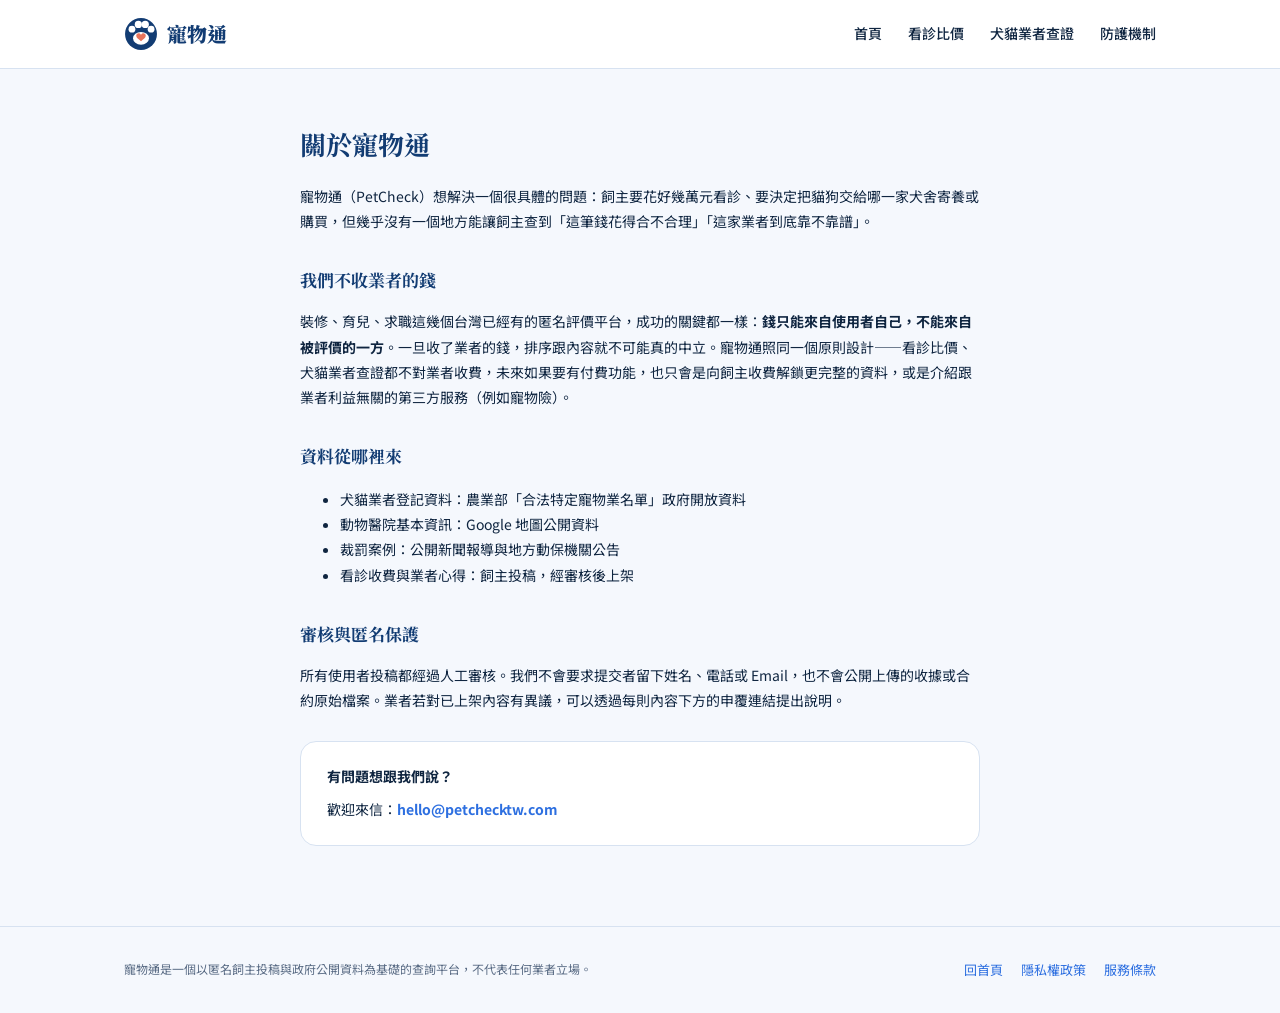
<file: about.html>
<!DOCTYPE html>
<html lang="zh-Hant">
<head>
<meta charset="UTF-8">
<meta name="viewport" content="width=device-width, initial-scale=1">
<title>關於寵物通｜寵物通</title>
<link rel="icon" href="logo.svg">
<meta name="description" content="寵物通為什麼不收業者的錢？創辦初衷與運作方式說明。">
<meta property="og:type" content="website">
<meta property="og:title" content="關於寵物通｜寵物通">
<meta property="og:description" content="寵物通為什麼不收業者的錢？創辦初衷與運作方式說明。">
<meta property="og:url" content="https://petchecktw.com/about.html">
<meta property="og:image" content="https://petchecktw.com/og-image.png">
<meta property="og:locale" content="zh_TW">
<meta name="twitter:card" content="summary_large_image">
<link rel="canonical" href="https://petchecktw.com/about.html">
<link rel="stylesheet" href="style.css">
<style>
.legal{max-width:680px; margin:0 auto; padding:36px 0 60px;}
.legal h1{font-family:var(--font-display); color:var(--blue-deep); font-size:26px;}
.legal h2{font-family:var(--font-display); color:var(--blue-deep); font-size:17px; margin-top:32px;}
.legal p, .legal li{font-size:14px; line-height:1.8; color:var(--ink);}
.contact-box{background:var(--white); border:1px solid var(--line); border-radius:16px; padding:22px 26px; margin-top:28px;}
.contact-box a{font-weight:700;}
</style>
</head>
<body>

<header class="site-header">
  <div class="wrap">
    <div class="brand"><img src="logo.svg" alt="" class="mark">寵物通</div>
    <nav class="main-nav">
      <a href="index.html">首頁</a>
      <a href="vet-price.html">看診比價</a>
      <a href="cattery.html">犬貓業者查證</a>
      <a href="index.html#trust">防護機制</a>
    </nav>
  </div>
</header>

<div class="wrap legal">
  <h1>關於寵物通</h1>

  <p>寵物通（PetCheck）想解決一個很具體的問題：飼主要花好幾萬元看診、要決定把貓狗交給哪一家犬舍寄養或購買，但幾乎沒有一個地方能讓飼主查到「這筆錢花得合不合理」「這家業者到底靠不靠譜」。</p>

  <h2>我們不收業者的錢</h2>
  <p>裝修、育兒、求職這幾個台灣已經有的匿名評價平台，成功的關鍵都一樣：<strong>錢只能來自使用者自己，不能來自被評價的一方</strong>。一旦收了業者的錢，排序跟內容就不可能真的中立。寵物通照同一個原則設計——看診比價、犬貓業者查證都不對業者收費，未來如果要有付費功能，也只會是向飼主收費解鎖更完整的資料，或是介紹跟業者利益無關的第三方服務（例如寵物險）。</p>

  <h2>資料從哪裡來</h2>
  <ul>
    <li>犬貓業者登記資料：農業部「合法特定寵物業名單」政府開放資料</li>
    <li>動物醫院基本資訊：Google 地圖公開資料</li>
    <li>裁罰案例：公開新聞報導與地方動保機關公告</li>
    <li>看診收費與業者心得：飼主投稿，經審核後上架</li>
  </ul>

  <h2>審核與匿名保護</h2>
  <p>所有使用者投稿都經過人工審核。我們不會要求提交者留下姓名、電話或 Email，也不會公開上傳的收據或合約原始檔案。業者若對已上架內容有異議，可以透過每則內容下方的申覆連結提出說明。</p>

  <div class="contact-box">
    <p style="margin:0 0 8px; font-weight:700;">有問題想跟我們說？</p>
    <p style="margin:0;">歡迎來信：<a href="mailto:hello@petchecktw.com">hello@petchecktw.com</a></p>
  </div>
</div>

<footer>
  <div class="wrap">
    <p>寵物通是一個以匿名飼主投稿與政府公開資料為基礎的查詢平台，不代表任何業者立場。</p>
    <div class="flinks">
      <a href="index.html">回首頁</a>
      <a href="privacy.html">隱私權政策</a>
      <a href="terms.html">服務條款</a>
    </div>
  </div>
</footer>

</body>
</html>
</file>
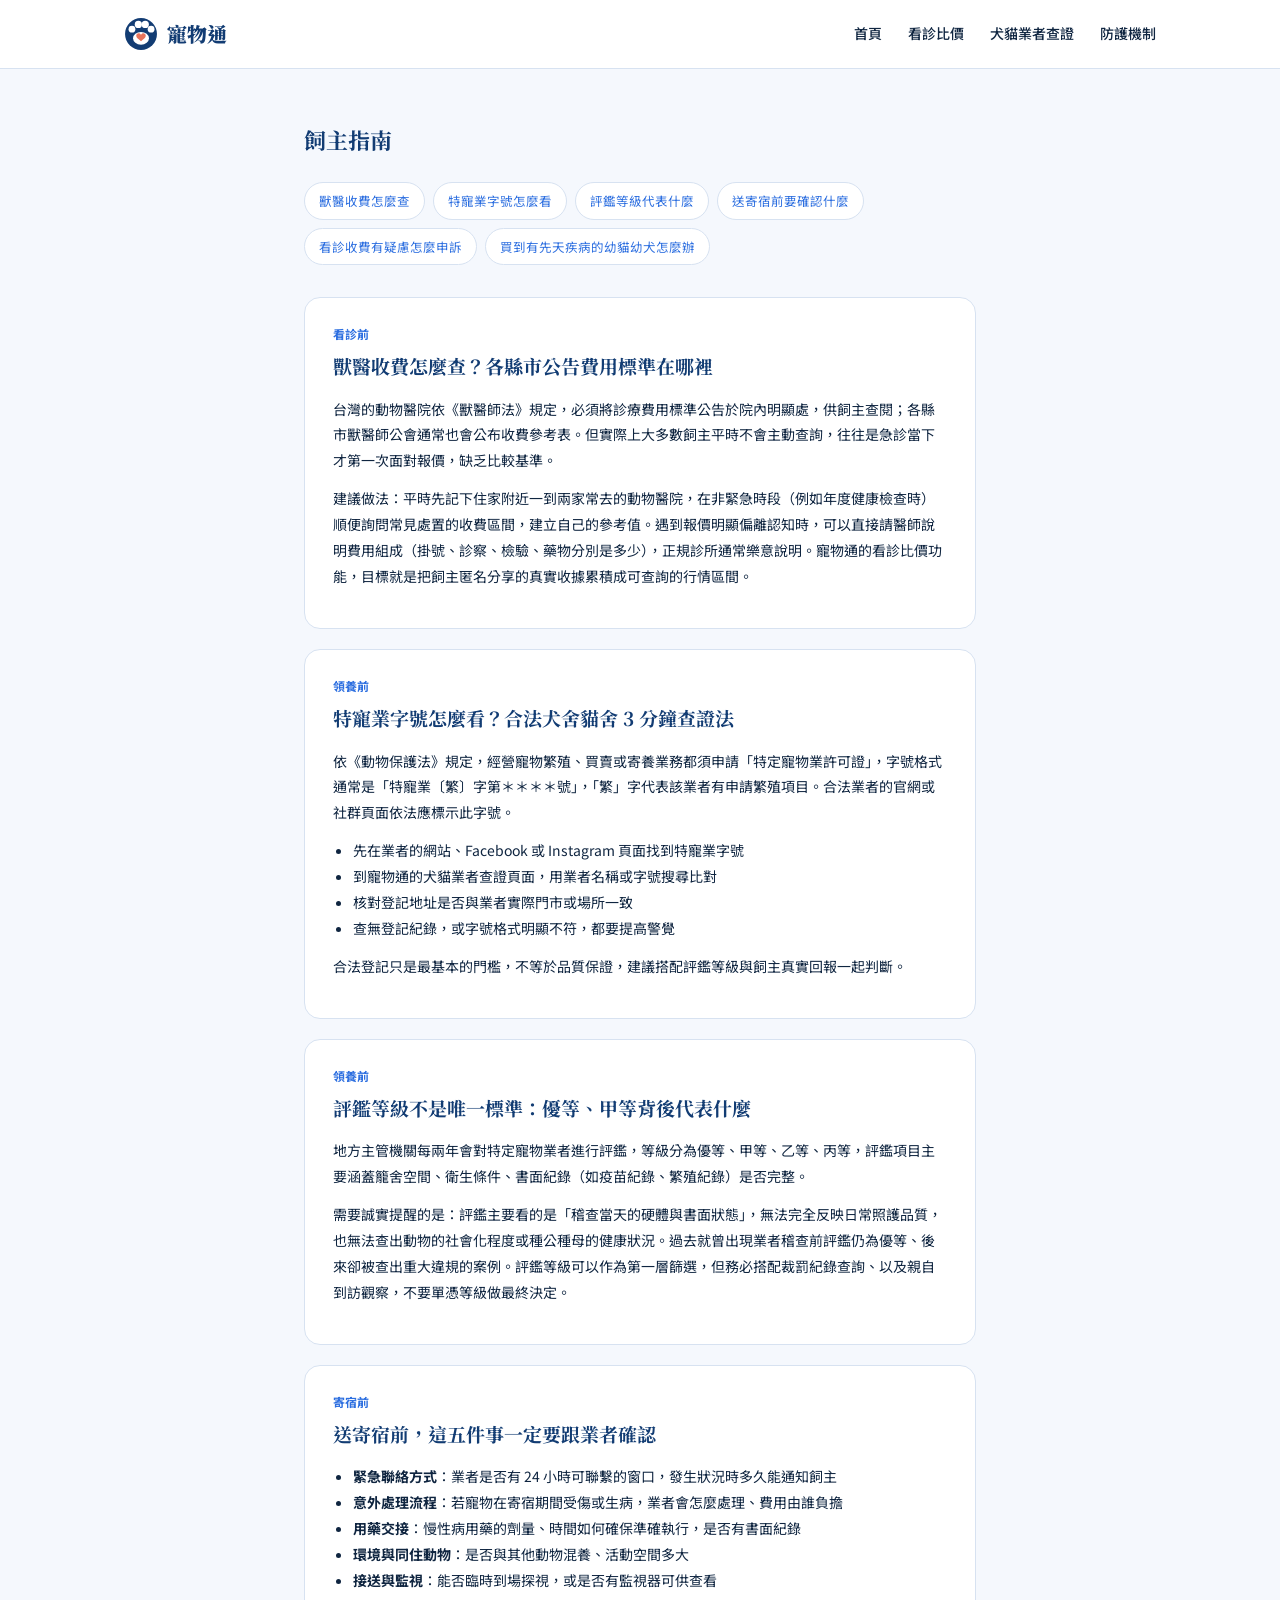
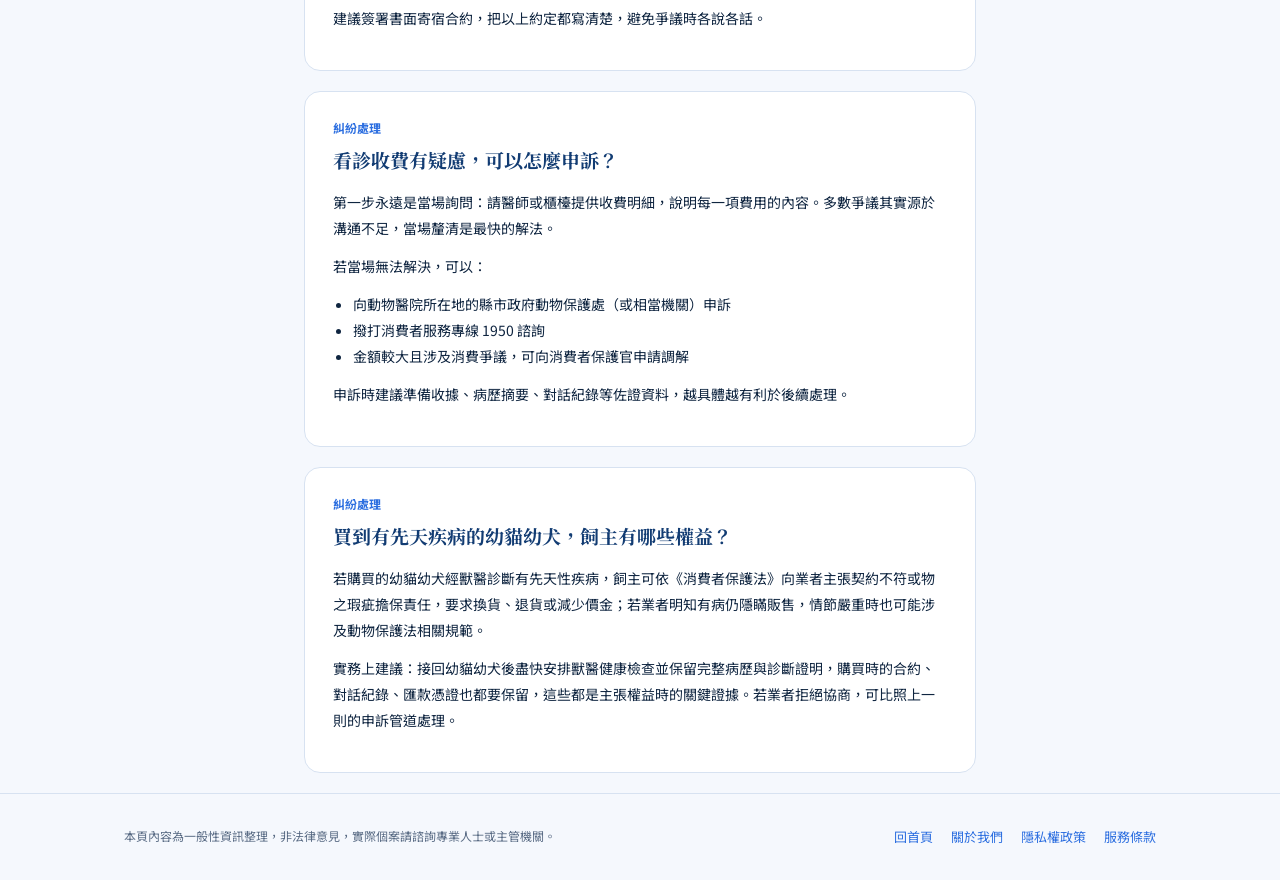
<file: guides.html>
<!DOCTYPE html>
<html lang="zh-Hant">
<head>
<meta charset="UTF-8">
<meta name="viewport" content="width=device-width, initial-scale=1">
<title>飼主指南｜寵物通</title>
<link rel="icon" href="logo.svg">
<meta name="description" content="看診收費怎麼查、犬貓業者怎麼查證、遇到糾紛怎麼處理——寵物通飼主指南。">
<meta property="og:type" content="website">
<meta property="og:title" content="飼主指南｜寵物通">
<meta property="og:description" content="看診收費怎麼查、犬貓業者怎麼查證、遇到糾紛怎麼處理——寵物通飼主指南。">
<meta property="og:url" content="https://petchecktw.com/guides.html">
<meta property="og:image" content="https://petchecktw.com/og-image.png">
<meta property="og:locale" content="zh_TW">
<meta name="twitter:card" content="summary_large_image">
<link rel="canonical" href="https://petchecktw.com/guides.html">
<link rel="stylesheet" href="style.css">
<style>
.article{background:var(--white); border:1px solid var(--line); border-radius:16px; padding:26px 28px; margin-bottom:20px; scroll-margin-top:90px;}
.article .cat{font-size:12px; color:var(--blue); font-weight:700; margin-bottom:6px;}
.article h2{font-family:var(--font-display); font-size:19px; color:var(--blue-deep); margin:0 0 14px;}
.article p{font-size:14px; line-height:1.85; color:var(--ink); margin:0 0 12px;}
.article ul{font-size:14px; line-height:1.85; color:var(--ink); margin:0 0 12px; padding-left:20px;}
.toc{display:flex; flex-wrap:wrap; gap:8px; margin:24px 0 32px;}
.toc a{font-size:12.5px; background:var(--white); border:1px solid var(--line); border-radius:20px; padding:7px 14px;}
</style>
</head>
<body>

<header class="site-header">
  <div class="wrap">
    <div class="brand"><img src="logo.svg" alt="" class="mark">寵物通</div>
    <nav class="main-nav">
      <a href="index.html">首頁</a>
      <a href="vet-price.html">看診比價</a>
      <a href="cattery.html">犬貓業者查證</a>
      <a href="index.html#trust">防護機制</a>
    </nav>
  </div>
</header>

<div class="wrap" style="max-width:720px;">
  <section class="block" style="padding-bottom:0;">
    <div class="block-head"><h2>飼主指南</h2></div>
    <div class="toc">
      <a href="#vet-fee">獸醫收費怎麼查</a>
      <a href="#license-check">特寵業字號怎麼看</a>
      <a href="#grading">評鑑等級代表什麼</a>
      <a href="#boarding">送寄宿前要確認什麼</a>
      <a href="#vet-complaint">看診收費有疑慮怎麼申訴</a>
      <a href="#pet-illness">買到有先天疾病的幼貓幼犬怎麼辦</a>
    </div>
  </section>

  <article class="article" id="vet-fee">
    <div class="cat">看診前</div>
    <h2>獸醫收費怎麼查？各縣市公告費用標準在哪裡</h2>
    <p>台灣的動物醫院依《獸醫師法》規定，必須將診療費用標準公告於院內明顯處，供飼主查閱；各縣市獸醫師公會通常也會公布收費參考表。但實際上大多數飼主平時不會主動查詢，往往是急診當下才第一次面對報價，缺乏比較基準。</p>
    <p>建議做法：平時先記下住家附近一到兩家常去的動物醫院，在非緊急時段（例如年度健康檢查時）順便詢問常見處置的收費區間，建立自己的參考值。遇到報價明顯偏離認知時，可以直接請醫師說明費用組成（掛號、診察、檢驗、藥物分別是多少），正規診所通常樂意說明。寵物通的看診比價功能，目標就是把飼主匿名分享的真實收據累積成可查詢的行情區間。</p>
  </article>

  <article class="article" id="license-check">
    <div class="cat">領養前</div>
    <h2>特寵業字號怎麼看？合法犬舍貓舍 3 分鐘查證法</h2>
    <p>依《動物保護法》規定，經營寵物繁殖、買賣或寄養業務都須申請「特定寵物業許可證」，字號格式通常是「特寵業〔繁〕字第＊＊＊＊號」，「繁」字代表該業者有申請繁殖項目。合法業者的官網或社群頁面依法應標示此字號。</p>
    <ul>
      <li>先在業者的網站、Facebook 或 Instagram 頁面找到特寵業字號</li>
      <li>到寵物通的犬貓業者查證頁面，用業者名稱或字號搜尋比對</li>
      <li>核對登記地址是否與業者實際門市或場所一致</li>
      <li>查無登記紀錄，或字號格式明顯不符，都要提高警覺</li>
    </ul>
    <p>合法登記只是最基本的門檻，不等於品質保證，建議搭配評鑑等級與飼主真實回報一起判斷。</p>
  </article>

  <article class="article" id="grading">
    <div class="cat">領養前</div>
    <h2>評鑑等級不是唯一標準：優等、甲等背後代表什麼</h2>
    <p>地方主管機關每兩年會對特定寵物業者進行評鑑，等級分為優等、甲等、乙等、丙等，評鑑項目主要涵蓋籠舍空間、衛生條件、書面紀錄（如疫苗紀錄、繁殖紀錄）是否完整。</p>
    <p>需要誠實提醒的是：評鑑主要看的是「稽查當天的硬體與書面狀態」，無法完全反映日常照護品質，也無法查出動物的社會化程度或種公種母的健康狀況。過去就曾出現業者稽查前評鑑仍為優等、後來卻被查出重大違規的案例。評鑑等級可以作為第一層篩選，但務必搭配裁罰紀錄查詢、以及親自到訪觀察，不要單憑等級做最終決定。</p>
  </article>

  <article class="article" id="boarding">
    <div class="cat">寄宿前</div>
    <h2>送寄宿前，這五件事一定要跟業者確認</h2>
    <ul>
      <li><strong>緊急聯絡方式</strong>：業者是否有 24 小時可聯繫的窗口，發生狀況時多久能通知飼主</li>
      <li><strong>意外處理流程</strong>：若寵物在寄宿期間受傷或生病，業者會怎麼處理、費用由誰負擔</li>
      <li><strong>用藥交接</strong>：慢性病用藥的劑量、時間如何確保準確執行，是否有書面紀錄</li>
      <li><strong>環境與同住動物</strong>：是否與其他動物混養、活動空間多大</li>
      <li><strong>接送與監視</strong>：能否臨時到場探視，或是否有監視器可供查看</li>
    </ul>
    <p>建議簽署書面寄宿合約，把以上約定都寫清楚，避免爭議時各說各話。</p>
  </article>

  <article class="article" id="vet-complaint">
    <div class="cat">糾紛處理</div>
    <h2>看診收費有疑慮，可以怎麼申訴？</h2>
    <p>第一步永遠是當場詢問：請醫師或櫃檯提供收費明細，說明每一項費用的內容。多數爭議其實源於溝通不足，當場釐清是最快的解法。</p>
    <p>若當場無法解決，可以：</p>
    <ul>
      <li>向動物醫院所在地的縣市政府動物保護處（或相當機關）申訴</li>
      <li>撥打消費者服務專線 1950 諮詢</li>
      <li>金額較大且涉及消費爭議，可向消費者保護官申請調解</li>
    </ul>
    <p>申訴時建議準備收據、病歷摘要、對話紀錄等佐證資料，越具體越有利於後續處理。</p>
  </article>

  <article class="article" id="pet-illness">
    <div class="cat">糾紛處理</div>
    <h2>買到有先天疾病的幼貓幼犬，飼主有哪些權益？</h2>
    <p>若購買的幼貓幼犬經獸醫診斷有先天性疾病，飼主可依《消費者保護法》向業者主張契約不符或物之瑕疵擔保責任，要求換貨、退貨或減少價金；若業者明知有病仍隱瞞販售，情節嚴重時也可能涉及動物保護法相關規範。</p>
    <p>實務上建議：接回幼貓幼犬後盡快安排獸醫健康檢查並保留完整病歷與診斷證明，購買時的合約、對話紀錄、匯款憑證也都要保留，這些都是主張權益時的關鍵證據。若業者拒絕協商，可比照上一則的申訴管道處理。</p>
  </article>

</div>

<footer>
  <div class="wrap">
    <p>本頁內容為一般性資訊整理，非法律意見，實際個案請諮詢專業人士或主管機關。</p>
    <div class="flinks">
      <a href="index.html">回首頁</a>
      <a href="about.html">關於我們</a>
      <a href="privacy.html">隱私權政策</a>
      <a href="terms.html">服務條款</a>
    </div>
  </div>
</footer>

</body>
</html>
</file>
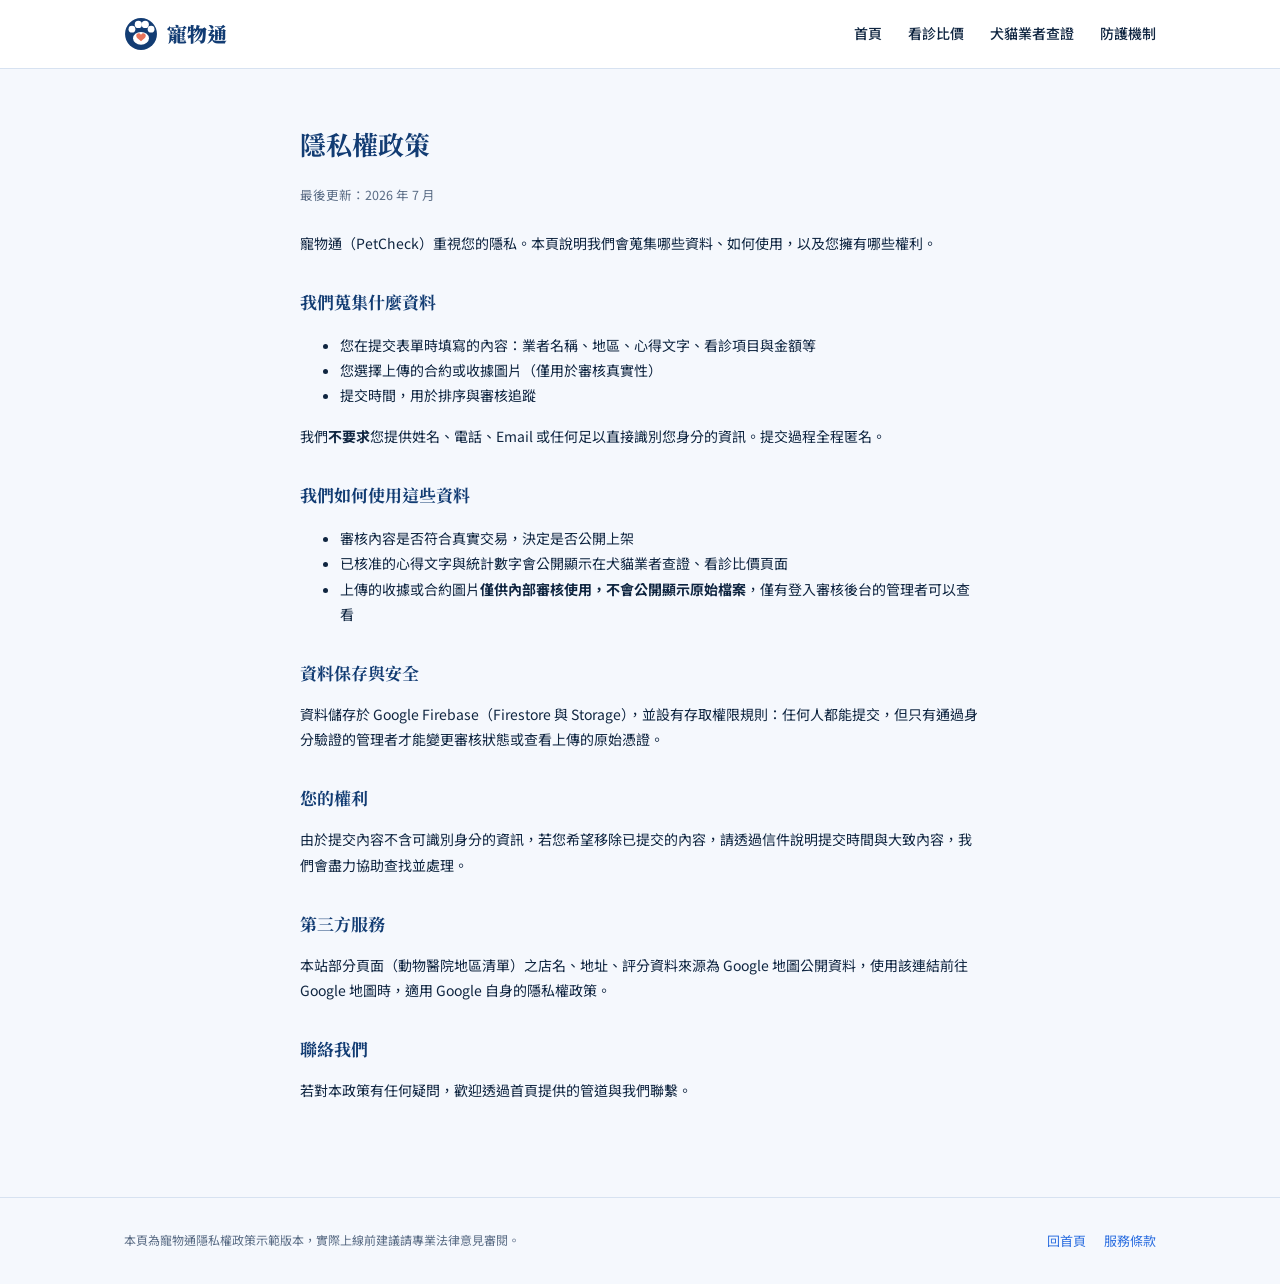
<file: privacy.html>
<!DOCTYPE html>
<html lang="zh-Hant">
<head>
<meta charset="UTF-8">
<meta name="viewport" content="width=device-width, initial-scale=1">
<title>隱私權政策｜寵物通</title>
<link rel="icon" href="logo.svg">
<link rel="stylesheet" href="style.css">
<style>
.legal{max-width:680px; margin:0 auto; padding:36px 0 60px;}
.legal h1{font-family:var(--font-display); color:var(--blue-deep); font-size:26px;}
.legal h2{font-family:var(--font-display); color:var(--blue-deep); font-size:17px; margin-top:32px;}
.legal p, .legal li{font-size:14px; line-height:1.8; color:var(--ink);}
.legal .updated{font-size:12.5px; color:var(--muted); margin-bottom:24px;}
</style>
</head>
<body>

<header class="site-header">
  <div class="wrap">
    <div class="brand"><img src="logo.svg" alt="" class="mark">寵物通</div>
    <nav class="main-nav">
      <a href="index.html">首頁</a>
      <a href="vet-price.html">看診比價</a>
      <a href="cattery.html">犬貓業者查證</a>
      <a href="index.html#trust">防護機制</a>
    </nav>
  </div>
</header>

<div class="wrap legal">
  <h1>隱私權政策</h1>
  <p class="updated">最後更新：2026 年 7 月</p>

  <p>寵物通（PetCheck）重視您的隱私。本頁說明我們會蒐集哪些資料、如何使用，以及您擁有哪些權利。</p>

  <h2>我們蒐集什麼資料</h2>
  <ul>
    <li>您在提交表單時填寫的內容：業者名稱、地區、心得文字、看診項目與金額等</li>
    <li>您選擇上傳的合約或收據圖片（僅用於審核真實性）</li>
    <li>提交時間，用於排序與審核追蹤</li>
  </ul>
  <p>我們<strong>不要求</strong>您提供姓名、電話、Email 或任何足以直接識別您身分的資訊。提交過程全程匿名。</p>

  <h2>我們如何使用這些資料</h2>
  <ul>
    <li>審核內容是否符合真實交易，決定是否公開上架</li>
    <li>已核准的心得文字與統計數字會公開顯示在犬貓業者查證、看診比價頁面</li>
    <li>上傳的收據或合約圖片<strong>僅供內部審核使用，不會公開顯示原始檔案</strong>，僅有登入審核後台的管理者可以查看</li>
  </ul>

  <h2>資料保存與安全</h2>
  <p>資料儲存於 Google Firebase（Firestore 與 Storage），並設有存取權限規則：任何人都能提交，但只有通過身分驗證的管理者才能變更審核狀態或查看上傳的原始憑證。</p>

  <h2>您的權利</h2>
  <p>由於提交內容不含可識別身分的資訊，若您希望移除已提交的內容，請透過信件說明提交時間與大致內容，我們會盡力協助查找並處理。</p>

  <h2>第三方服務</h2>
  <p>本站部分頁面（動物醫院地區清單）之店名、地址、評分資料來源為 Google 地圖公開資料，使用該連結前往 Google 地圖時，適用 Google 自身的隱私權政策。</p>

  <h2>聯絡我們</h2>
  <p>若對本政策有任何疑問，歡迎透過首頁提供的管道與我們聯繫。</p>
</div>

<footer>
  <div class="wrap">
    <p>本頁為寵物通隱私權政策示範版本，實際上線前建議請專業法律意見審閱。</p>
    <div class="flinks">
      <a href="index.html">回首頁</a>
      <a href="terms.html">服務條款</a>
    </div>
  </div>
</footer>

</body>
</html>
</file>
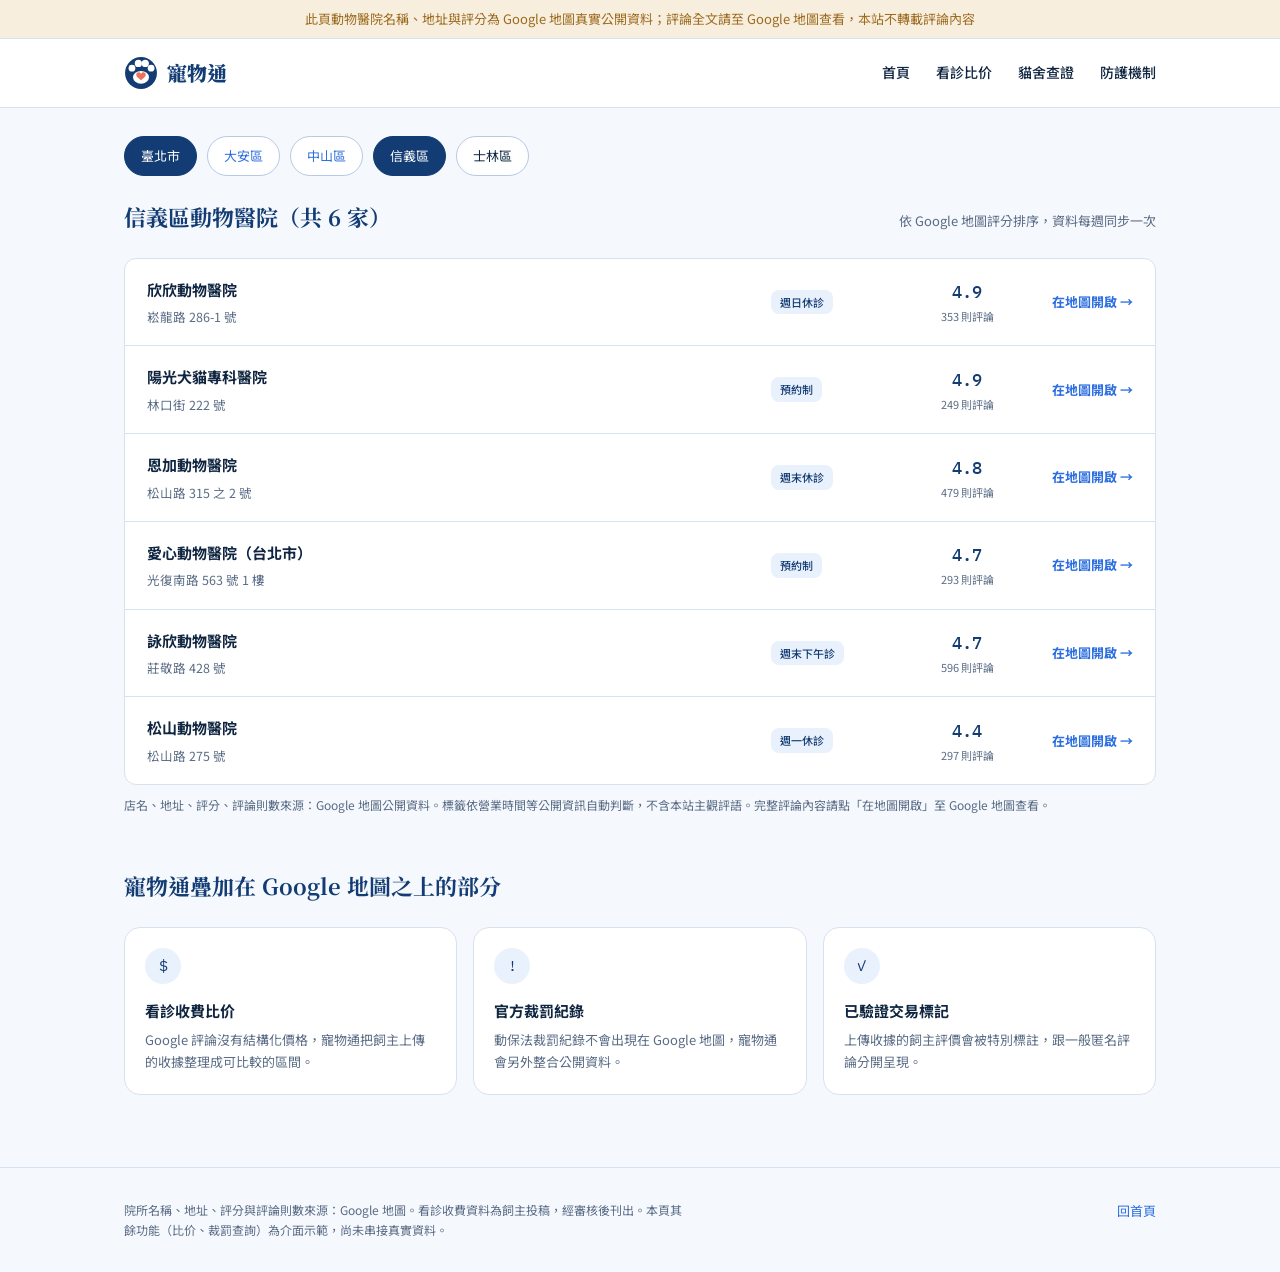
<file: region-xinyi.html>
<!DOCTYPE html>
<html lang="zh-Hant">
<head>
<meta charset="UTF-8">
<meta name="viewport" content="width=device-width, initial-scale=1">
<title>臺北市信義區動物醫院｜寵物通</title>
<link rel="icon" href="logo.svg">
<link rel="stylesheet" href="style.css">
<style>
.clinic-list{background:var(--white); border:1px solid var(--line); border-radius:12px; overflow:hidden;}
.clinic-row{display:flex; align-items:center; gap:16px; padding:18px 22px; border-bottom:1px solid var(--line);}
.clinic-row:last-child{border-bottom:none;}
.clinic-row .name{flex:1;}
.clinic-row .name h3{font-size:15px; margin:0 0 4px; font-weight:700;}
.clinic-row .name p{font-size:12.5px; color:var(--muted); margin:0;}
.clinic-row .rating{text-align:center; width:80px;}
.clinic-row .rating .v{font-family:var(--font-mono); font-size:17px; font-weight:500; color:var(--blue-deep);}
.clinic-row .rating .c{font-size:11px; color:var(--muted);}
.clinic-row .tags{display:flex; gap:6px; flex-wrap:wrap; width:140px;}
.clinic-row .go{width:110px; text-align:right; font-size:13px; font-weight:700;}
.source-note{font-size:12px; color:var(--muted); margin:10px 0 0;}
</style>
</head>
<body>

<div class="disclaimer">此頁動物醫院名稱、地址與評分為 Google 地圖真實公開資料；評論全文請至 Google 地圖查看，本站不轉載評論內容</div>

<header class="site-header">
  <div class="wrap">
    <div class="brand"><img src="logo.svg" alt="" class="mark">寵物通</div>
    <nav class="main-nav">
      <a href="index.html">首頁</a>
      <a href="vet-price.html">看診比价</a>
      <a href="cattery.html">貓舍查證</a>
      <a href="index.html#trust">防護機制</a>
    </nav>
  </div>
</header>

<div class="wrap">
  <div class="filter-row">
    <span class="pill active">臺北市</span>
    <a class="pill" href="region-daan.html">大安區</a>
    <a class="pill" href="region-zhongshan.html">中山區</a>
    <span class="pill active">信義區</span>
    <span class="pill">士林區</span>
  </div>

  <section class="block" style="padding-top:0;">
    <div class="block-head">
      <h2>信義區動物醫院（共 6 家）</h2>
      <p class="hint">依 Google 地圖評分排序，資料每週同步一次</p>
    </div>

    <div class="clinic-list">
      <div class="clinic-row">
        <div class="name"><h3>欣欣動物醫院</h3><p>崧龍路 286-1 號</p></div>
        <div class="tags"><span class="badge blue">週日休診</span></div>
        <div class="rating"><div class="v">4.9</div><div class="c">353 則評論</div></div>
        <a class="go" href="https://www.google.com/maps/place/?q=place_id:ChIJzeVAO5mrQjQRDVyUkNPGL58" target="_blank" rel="noopener">在地圖開啟 →</a>
      </div>
      <div class="clinic-row">
        <div class="name"><h3>陽光犬貓專科醫院</h3><p>林口街 222 號</p></div>
        <div class="tags"><span class="badge blue">預約制</span></div>
        <div class="rating"><div class="v">4.9</div><div class="c">249 則評論</div></div>
        <a class="go" href="https://www.google.com/maps/place/?q=place_id:ChIJC9QtQKCrQjQRcacpM0zmO90" target="_blank" rel="noopener">在地圖開啟 →</a>
      </div>
      <div class="clinic-row">
        <div class="name"><h3>恩加動物醫院</h3><p>松山路 315 之 2 號</p></div>
        <div class="tags"><span class="badge blue">週末休診</span></div>
        <div class="rating"><div class="v">4.8</div><div class="c">479 則評論</div></div>
        <a class="go" href="https://www.google.com/maps/place/?q=place_id:ChIJIUSMmaGrQjQRtWosR4g5rXA" target="_blank" rel="noopener">在地圖開啟 →</a>
      </div>
      <div class="clinic-row">
        <div class="name"><h3>愛心動物醫院（台北市）</h3><p>光復南路 563 號 1 樓</p></div>
        <div class="tags"><span class="badge blue">預約制</span></div>
        <div class="rating"><div class="v">4.7</div><div class="c">293 則評論</div></div>
        <a class="go" href="https://www.google.com/maps/place/?q=place_id:ChIJK09JV8qrQjQRg8stNzOCqbQ" target="_blank" rel="noopener">在地圖開啟 →</a>
      </div>
      <div class="clinic-row">
        <div class="name"><h3>詠欣動物醫院</h3><p>莊敬路 428 號</p></div>
        <div class="tags"><span class="badge blue">週末下午診</span></div>
        <div class="rating"><div class="v">4.7</div><div class="c">596 則評論</div></div>
        <a class="go" href="https://www.google.com/maps/place/?q=place_id:ChIJdT2aQbOrQjQRFN_PV0zoVJY" target="_blank" rel="noopener">在地圖開啟 →</a>
      </div>
      <div class="clinic-row">
        <div class="name"><h3>松山動物醫院</h3><p>松山路 275 號</p></div>
        <div class="tags"><span class="badge blue">週一休診</span></div>
        <div class="rating"><div class="v">4.4</div><div class="c">297 則評論</div></div>
        <a class="go" href="https://www.google.com/maps/place/?q=place_id:ChIJs1Sy7qGrQjQRVwKlyBNvlvY" target="_blank" rel="noopener">在地圖開啟 →</a>
      </div>
    </div>
    <p class="source-note">店名、地址、評分、評論則數來源：Google 地圖公開資料。標籤依營業時間等公開資訊自動判斷，不含本站主觀評語。完整評論內容請點「在地圖開啟」至 Google 地圖查看。</p>
  </section>

  <section class="block" style="padding-top:0;">
    <div class="block-head"><h2>寵物通疊加在 Google 地圖之上的部分</h2></div>
    <div class="trust-grid" style="grid-template-columns:repeat(3,1fr);">
      <div class="trust-card">
        <div class="ic">$</div>
        <h3>看診收費比价</h3>
        <p>Google 評論沒有結構化價格，寵物通把飼主上傳的收據整理成可比較的區間。</p>
      </div>
      <div class="trust-card">
        <div class="ic">!</div>
        <h3>官方裁罰紀錄</h3>
        <p>動保法裁罰紀錄不會出現在 Google 地圖，寵物通會另外整合公開資料。</p>
      </div>
      <div class="trust-card">
        <div class="ic">✓</div>
        <h3>已驗證交易標記</h3>
        <p>上傳收據的飼主評價會被特別標註，跟一般匿名評論分開呈現。</p>
      </div>
    </div>
  </section>
</div>

<footer>
  <div class="wrap">
    <p>院所名稱、地址、評分與評論則數來源：Google 地圖。看診收費資料為飼主投稿，經審核後刊出。本頁其餘功能（比价、裁罰查詢）為介面示範，尚未串接真實資料。</p>
    <div class="flinks">
      <a href="index.html">回首頁</a>
    </div>
  </div>
</footer>

</body>
</html>
</file>
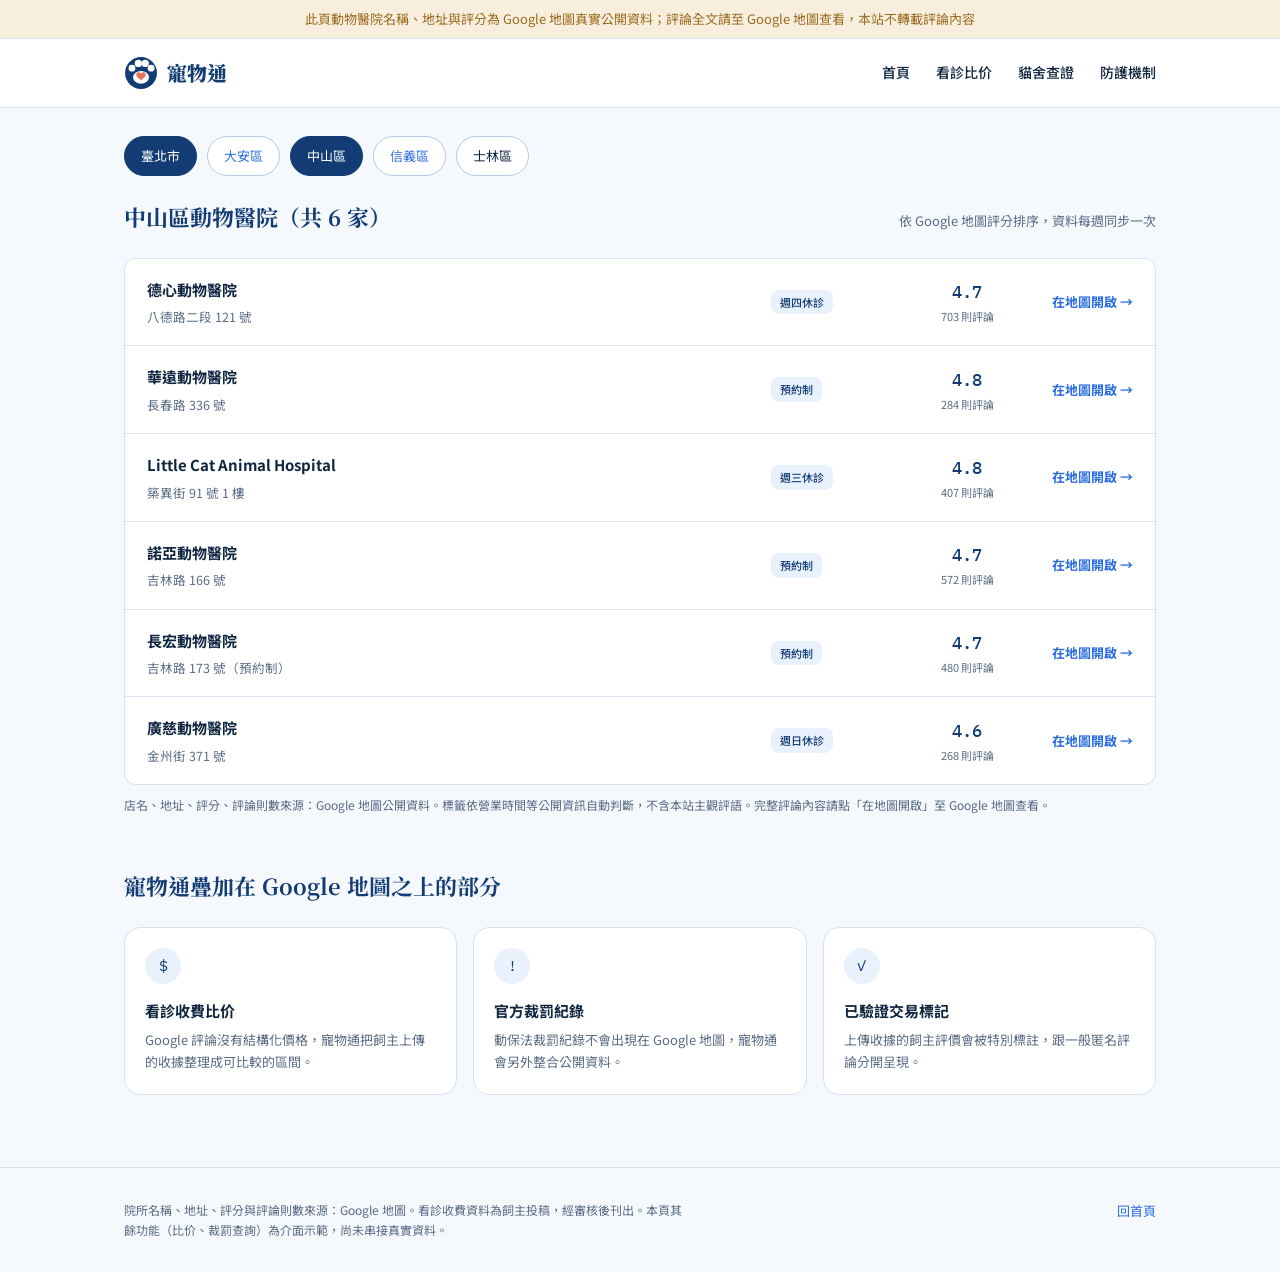
<file: region-zhongshan.html>
<!DOCTYPE html>
<html lang="zh-Hant">
<head>
<meta charset="UTF-8">
<meta name="viewport" content="width=device-width, initial-scale=1">
<title>臺北市中山區動物醫院｜寵物通</title>
<link rel="icon" href="logo.svg">
<link rel="stylesheet" href="style.css">
<style>
.clinic-list{background:var(--white); border:1px solid var(--line); border-radius:12px; overflow:hidden;}
.clinic-row{display:flex; align-items:center; gap:16px; padding:18px 22px; border-bottom:1px solid var(--line);}
.clinic-row:last-child{border-bottom:none;}
.clinic-row .name{flex:1;}
.clinic-row .name h3{font-size:15px; margin:0 0 4px; font-weight:700;}
.clinic-row .name p{font-size:12.5px; color:var(--muted); margin:0;}
.clinic-row .rating{text-align:center; width:80px;}
.clinic-row .rating .v{font-family:var(--font-mono); font-size:17px; font-weight:500; color:var(--blue-deep);}
.clinic-row .rating .c{font-size:11px; color:var(--muted);}
.clinic-row .tags{display:flex; gap:6px; flex-wrap:wrap; width:140px;}
.clinic-row .go{width:110px; text-align:right; font-size:13px; font-weight:700;}
.source-note{font-size:12px; color:var(--muted); margin:10px 0 0;}
</style>
</head>
<body>

<div class="disclaimer">此頁動物醫院名稱、地址與評分為 Google 地圖真實公開資料；評論全文請至 Google 地圖查看，本站不轉載評論內容</div>

<header class="site-header">
  <div class="wrap">
    <div class="brand"><img src="logo.svg" alt="" class="mark">寵物通</div>
    <nav class="main-nav">
      <a href="index.html">首頁</a>
      <a href="vet-price.html">看診比价</a>
      <a href="cattery.html">貓舍查證</a>
      <a href="index.html#trust">防護機制</a>
    </nav>
  </div>
</header>

<div class="wrap">
  <div class="filter-row">
    <span class="pill active">臺北市</span>
    <a class="pill" href="region-daan.html">大安區</a>
    <span class="pill active">中山區</span>
    <a class="pill" href="region-xinyi.html">信義區</a>
    <span class="pill">士林區</span>
  </div>

  <section class="block" style="padding-top:0;">
    <div class="block-head">
      <h2>中山區動物醫院（共 6 家）</h2>
      <p class="hint">依 Google 地圖評分排序，資料每週同步一次</p>
    </div>

    <div class="clinic-list">
      <div class="clinic-row">
        <div class="name"><h3>德心動物醫院</h3><p>八德路二段 121 號</p></div>
        <div class="tags"><span class="badge blue">週四休診</span></div>
        <div class="rating"><div class="v">4.7</div><div class="c">703 則評論</div></div>
        <a class="go" href="https://www.google.com/maps/place/?q=place_id:ChIJ1xTraeCrQjQRJCNzVCP5Zsg" target="_blank" rel="noopener">在地圖開啟 →</a>
      </div>
      <div class="clinic-row">
        <div class="name"><h3>華遠動物醫院</h3><p>長春路 336 號</p></div>
        <div class="tags"><span class="badge blue">預約制</span></div>
        <div class="rating"><div class="v">4.8</div><div class="c">284 則評論</div></div>
        <a class="go" href="https://www.google.com/maps/place/?q=place_id:ChIJM9Fb6-CrQjQRxU_szIVwx1M" target="_blank" rel="noopener">在地圖開啟 →</a>
      </div>
      <div class="clinic-row">
        <div class="name"><h3>Little Cat Animal Hospital</h3><p>築異街 91 號 1 樓</p></div>
        <div class="tags"><span class="badge blue">週三休診</span></div>
        <div class="rating"><div class="v">4.8</div><div class="c">407 則評論</div></div>
        <a class="go" href="https://www.google.com/maps/place/?q=place_id:ChIJM5HNgAasQjQRWLBoLszeMnk" target="_blank" rel="noopener">在地圖開啟 →</a>
      </div>
      <div class="clinic-row">
        <div class="name"><h3>諾亞動物醫院</h3><p>吉林路 166 號</p></div>
        <div class="tags"><span class="badge blue">預約制</span></div>
        <div class="rating"><div class="v">4.7</div><div class="c">572 則評論</div></div>
        <a class="go" href="https://www.google.com/maps/place/?q=place_id:ChIJu4JF3OXQDRQRB_1OsKcwTe4" target="_blank" rel="noopener">在地圖開啟 →</a>
      </div>
      <div class="clinic-row">
        <div class="name"><h3>長宏動物醫院</h3><p>吉林路 173 號（預約制）</p></div>
        <div class="tags"><span class="badge blue">預約制</span></div>
        <div class="rating"><div class="v">4.7</div><div class="c">480 則評論</div></div>
        <a class="go" href="https://www.google.com/maps/place/?q=place_id:ChIJS2prPFypQjQRQ6a0lZ60O54" target="_blank" rel="noopener">在地圖開啟 →</a>
      </div>
      <div class="clinic-row">
        <div class="name"><h3>廣慈動物醫院</h3><p>金州街 371 號</p></div>
        <div class="tags"><span class="badge blue">週日休診</span></div>
        <div class="rating"><div class="v">4.6</div><div class="c">268 則評論</div></div>
        <a class="go" href="https://www.google.com/maps/place/?q=place_id:ChIJN7jKseOrQjQRRyf1Yi7IPyw" target="_blank" rel="noopener">在地圖開啟 →</a>
      </div>
    </div>
    <p class="source-note">店名、地址、評分、評論則數來源：Google 地圖公開資料。標籤依營業時間等公開資訊自動判斷，不含本站主觀評語。完整評論內容請點「在地圖開啟」至 Google 地圖查看。</p>
  </section>

  <section class="block" style="padding-top:0;">
    <div class="block-head"><h2>寵物通疊加在 Google 地圖之上的部分</h2></div>
    <div class="trust-grid" style="grid-template-columns:repeat(3,1fr);">
      <div class="trust-card">
        <div class="ic">$</div>
        <h3>看診收費比价</h3>
        <p>Google 評論沒有結構化價格，寵物通把飼主上傳的收據整理成可比較的區間。</p>
      </div>
      <div class="trust-card">
        <div class="ic">!</div>
        <h3>官方裁罰紀錄</h3>
        <p>動保法裁罰紀錄不會出現在 Google 地圖，寵物通會另外整合公開資料。</p>
      </div>
      <div class="trust-card">
        <div class="ic">✓</div>
        <h3>已驗證交易標記</h3>
        <p>上傳收據的飼主評價會被特別標註，跟一般匿名評論分開呈現。</p>
      </div>
    </div>
  </section>
</div>

<footer>
  <div class="wrap">
    <p>院所名稱、地址、評分與評論則數來源：Google 地圖。看診收費資料為飼主投稿，經審核後刊出。本頁其餘功能（比价、裁罰查詢）為介面示範，尚未串接真實資料。</p>
    <div class="flinks">
      <a href="index.html">回首頁</a>
    </div>
  </div>
</footer>

</body>
</html>
</file>
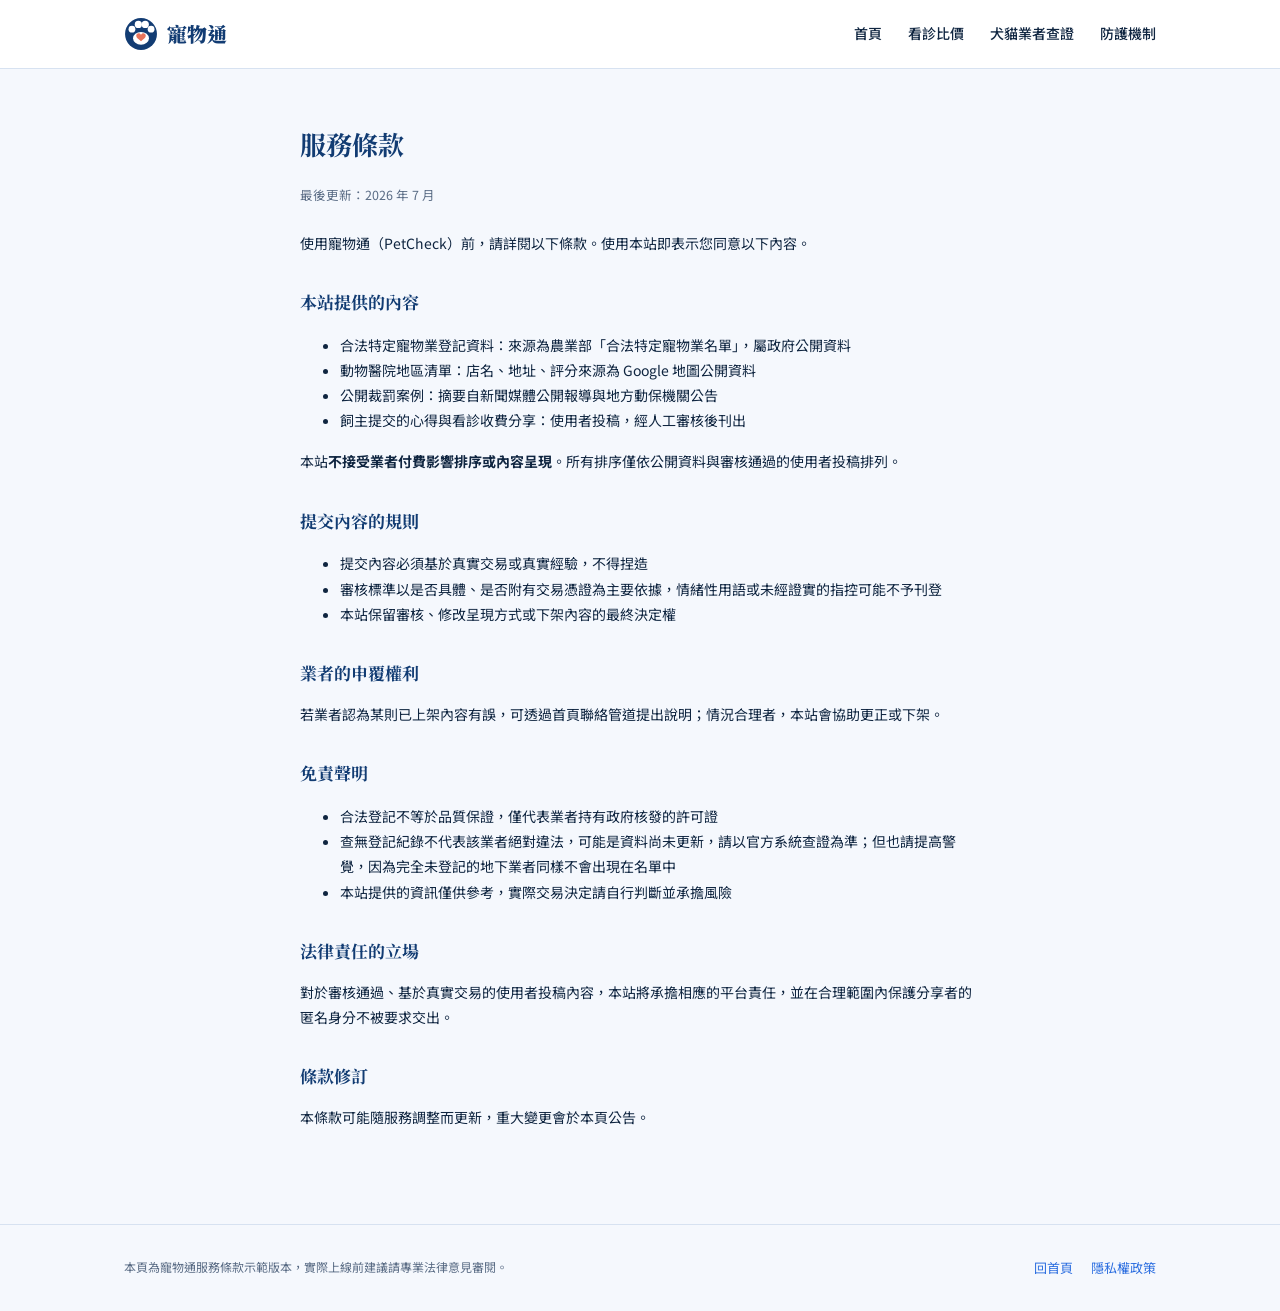
<file: terms.html>
<!DOCTYPE html>
<html lang="zh-Hant">
<head>
<meta charset="UTF-8">
<meta name="viewport" content="width=device-width, initial-scale=1">
<title>服務條款｜寵物通</title>
<link rel="icon" href="logo.svg">
<link rel="stylesheet" href="style.css">
<style>
.legal{max-width:680px; margin:0 auto; padding:36px 0 60px;}
.legal h1{font-family:var(--font-display); color:var(--blue-deep); font-size:26px;}
.legal h2{font-family:var(--font-display); color:var(--blue-deep); font-size:17px; margin-top:32px;}
.legal p, .legal li{font-size:14px; line-height:1.8; color:var(--ink);}
.legal .updated{font-size:12.5px; color:var(--muted); margin-bottom:24px;}
</style>
</head>
<body>

<header class="site-header">
  <div class="wrap">
    <div class="brand"><img src="logo.svg" alt="" class="mark">寵物通</div>
    <nav class="main-nav">
      <a href="index.html">首頁</a>
      <a href="vet-price.html">看診比價</a>
      <a href="cattery.html">犬貓業者查證</a>
      <a href="index.html#trust">防護機制</a>
    </nav>
  </div>
</header>

<div class="wrap legal">
  <h1>服務條款</h1>
  <p class="updated">最後更新：2026 年 7 月</p>

  <p>使用寵物通（PetCheck）前，請詳閱以下條款。使用本站即表示您同意以下內容。</p>

  <h2>本站提供的內容</h2>
  <ul>
    <li>合法特定寵物業登記資料：來源為農業部「合法特定寵物業名單」，屬政府公開資料</li>
    <li>動物醫院地區清單：店名、地址、評分來源為 Google 地圖公開資料</li>
    <li>公開裁罰案例：摘要自新聞媒體公開報導與地方動保機關公告</li>
    <li>飼主提交的心得與看診收費分享：使用者投稿，經人工審核後刊出</li>
  </ul>
  <p>本站<strong>不接受業者付費影響排序或內容呈現</strong>。所有排序僅依公開資料與審核通過的使用者投稿排列。</p>

  <h2>提交內容的規則</h2>
  <ul>
    <li>提交內容必須基於真實交易或真實經驗，不得捏造</li>
    <li>審核標準以是否具體、是否附有交易憑證為主要依據，情緒性用語或未經證實的指控可能不予刊登</li>
    <li>本站保留審核、修改呈現方式或下架內容的最終決定權</li>
  </ul>

  <h2>業者的申覆權利</h2>
  <p>若業者認為某則已上架內容有誤，可透過首頁聯絡管道提出說明；情況合理者，本站會協助更正或下架。</p>

  <h2>免責聲明</h2>
  <ul>
    <li>合法登記不等於品質保證，僅代表業者持有政府核發的許可證</li>
    <li>查無登記紀錄不代表該業者絕對違法，可能是資料尚未更新，請以官方系統查證為準；但也請提高警覺，因為完全未登記的地下業者同樣不會出現在名單中</li>
    <li>本站提供的資訊僅供參考，實際交易決定請自行判斷並承擔風險</li>
  </ul>

  <h2>法律責任的立場</h2>
  <p>對於審核通過、基於真實交易的使用者投稿內容，本站將承擔相應的平台責任，並在合理範圍內保護分享者的匿名身分不被要求交出。</p>

  <h2>條款修訂</h2>
  <p>本條款可能隨服務調整而更新，重大變更會於本頁公告。</p>
</div>

<footer>
  <div class="wrap">
    <p>本頁為寵物通服務條款示範版本，實際上線前建議請專業法律意見審閱。</p>
    <div class="flinks">
      <a href="index.html">回首頁</a>
      <a href="privacy.html">隱私權政策</a>
    </div>
  </div>
</footer>

</body>
</html>
</file>
<file: style.css>
@import url('https://fonts.googleapis.com/css2?family=Noto+Serif+TC:wght@600;700;900&family=Noto+Sans+TC:wght@400;500;700&family=IBM+Plex+Mono:wght@500&display=swap');

:root{
  --ink:#0F2540;
  --blue-deep:#123C73;
  --blue:#2D6FE0;
  --blue-pale:#E9F1FC;
  --paper:#F5F8FD;
  --white:#FFFFFF;
  --line:#D7E2F1;
  --line-strong:#B7C9E3;
  --muted:#5A6C85;
  --amber:#9C6B1F;
  --amber-bg:#F7EEDD;
  --green:#1D6E4E;
  --green-bg:#E4F3EC;
  --red:#A02A2A;
  --red-bg:#F8E8E8;
  --coral:#E8735A;
  --coral-bg:#FBE9E3;
  --font-display:'Noto Serif TC','Source Serif 4',serif;
  --font-body:'Noto Sans TC',-apple-system,sans-serif;
  --font-mono:'IBM Plex Mono',monospace;
  --radius:14px;
}
*{box-sizing:border-box;}
body{margin:0; background:var(--paper); color:var(--ink); font-family:var(--font-body); line-height:1.7;}
a{color:var(--blue); text-decoration:none;}
a:hover{text-decoration:underline;}
.wrap{max-width:1080px; margin:0 auto; padding:0 24px;}

.disclaimer{
  background:var(--amber-bg); color:var(--amber); font-size:13px;
  text-align:center; padding:8px 16px; border-bottom:1px solid var(--line);
}

.site-header{background:var(--white); border-bottom:1px solid var(--line); position:sticky; top:0; z-index:20;}
.site-header .wrap{display:flex; align-items:center; justify-content:space-between; height:68px;}
.brand{display:flex; align-items:center; gap:9px; font-family:var(--font-display); font-weight:900; font-size:20px; color:var(--blue-deep);}
.brand img.mark{width:34px; height:34px; display:block;}
.main-nav{display:flex; gap:26px;}
.main-nav a{color:var(--ink); font-size:14px; font-weight:500;}
.main-nav a:hover{color:var(--blue); text-decoration:none;}

.hero{
  background:
    linear-gradient(180deg, rgba(18,60,115,0.04), rgba(18,60,115,0)),
    radial-gradient(rgba(45,111,224,0.10) 2.5px, transparent 2.5px);
  background-size:auto, 26px 26px;
  border-bottom:1px solid var(--line); padding:56px 0 44px;
}
.eyebrow{font-family:var(--font-mono); font-size:12px; letter-spacing:.06em; color:var(--blue); text-transform:uppercase; margin:0 0 14px;}
.hero h1{font-family:var(--font-display); font-weight:900; font-size:36px; line-height:1.35; margin:0 0 16px; color:var(--blue-deep); max-width:620px;}
.hero h1 em{font-style:normal; color:var(--blue);}
.hero p.sub{color:var(--muted); font-size:15px; max-width:520px; margin:0 0 26px;}

.search-box{display:flex; gap:8px; background:var(--white); border:1px solid var(--line-strong); border-radius:999px; padding:6px 6px 6px 20px; max-width:560px;}
.search-box input{flex:1; border:none; outline:none; font-size:15px; padding:12px 4px; font-family:var(--font-body); background:transparent; color:var(--ink);}
.search-box button{border:none; background:var(--blue-deep); color:#fff; font-weight:700; font-size:14px; padding:0 24px; border-radius:999px; cursor:pointer;}
.search-box button:hover{background:var(--blue);}
.hero-hint{font-size:12px; color:var(--muted); margin-top:10px;}
.hero-hint b{color:var(--blue-deep); font-family:var(--font-mono); font-weight:500;}

.stats{display:grid; grid-template-columns:repeat(4,1fr); gap:1px; background:var(--line); border:1px solid var(--line); border-radius:var(--radius); overflow:hidden; margin-top:36px;}
.stat{background:var(--white); padding:20px 22px;}
.stat .num{font-family:var(--font-mono); font-size:24px; font-weight:500; color:var(--blue-deep);}
.stat .label{font-size:12px; color:var(--muted); margin-top:4px;}

section.block{padding:52px 0;}
.block-head{display:flex; align-items:baseline; justify-content:space-between; margin-bottom:22px;}
.block-head h2{font-family:var(--font-display); font-size:22px; margin:0; color:var(--blue-deep);}
.block-head a.more{font-size:13px; color:var(--blue);}
.block-head p.hint{font-size:13px; color:var(--muted); margin:6px 0 0;}

.module-grid{display:grid; grid-template-columns:repeat(3,1fr); gap:18px;}
.module-card{background:var(--white); border:1px solid var(--line); border-radius:16px; padding:24px; position:relative;}
.module-card .ic{width:38px; height:38px; border-radius:50%; background:var(--blue-pale); color:var(--blue-deep); display:flex; align-items:center; justify-content:center; font-size:17px; margin-bottom:16px;}
.module-card h3{font-size:16px; margin:0 0 8px; font-weight:700;}
.module-card p{font-size:13px; color:var(--muted); margin:0 0 14px;}
.module-card .go{font-size:13px; font-weight:700;}
.module-card .soon{font-size:11px; background:var(--amber-bg); color:var(--amber); padding:2px 8px; border-radius:8px; position:absolute; top:20px; right:20px;}

.trust-grid{display:grid; grid-template-columns:repeat(4,1fr); gap:16px;}
.trust-card{background:var(--white); border:1px solid var(--line); border-radius:16px; padding:20px;}
.trust-card .ic{width:36px; height:36px; border-radius:50%; background:var(--blue-pale); color:var(--blue-deep); display:flex; align-items:center; justify-content:center; font-family:var(--font-mono); font-size:15px; margin-bottom:14px;}
.trust-card h3{font-size:15px; margin:0 0 6px; font-weight:700;}
.trust-card p{font-size:13px; color:var(--muted); margin:0;}

.badge{font-size:11px; padding:3px 9px; border-radius:8px; font-weight:500;}
.badge.blue{background:var(--blue-pale); color:var(--blue-deep);}
.badge.amber{background:var(--amber-bg); color:var(--amber);}
.badge.green{background:var(--green-bg); color:var(--green);}
.badge.red{background:var(--red-bg); color:var(--red);}

.guide-grid{display:grid; grid-template-columns:repeat(3,1fr); gap:18px;}
.guide-card{background:var(--white); border:1px solid var(--line); border-radius:16px; padding:18px;}
.guide-card .cat{font-size:11px; color:var(--blue); font-weight:700; margin-bottom:8px;}
.guide-card h3{font-size:14px; margin:0 0 8px; font-weight:700; line-height:1.5;}
.guide-card p{font-size:12.5px; color:var(--muted); margin:0;}

.banner{background:var(--blue-deep); color:#fff; border-radius:16px; padding:30px 34px; display:flex; align-items:center; justify-content:space-between; gap:24px;}
.banner h2{font-family:var(--font-display); font-size:19px; margin:0 0 6px;}
.banner p{margin:0; font-size:13px; color:#C7D7F0; max-width:520px;}
.banner .btn{background:#fff; color:var(--blue-deep); padding:12px 22px; border-radius:12px; font-weight:700; font-size:14px; white-space:nowrap;}
.banner .btn:hover{text-decoration:none; background:var(--blue-pale);}

footer{border-top:1px solid var(--line); padding:32px 0; margin-top:20px;}
footer .wrap{display:flex; justify-content:space-between; flex-wrap:wrap; gap:16px;}
footer p{font-size:12px; color:var(--muted); max-width:560px; margin:0;}
footer .flinks{display:flex; gap:18px; font-size:13px;}

/* price comparison page */
.filter-row{display:flex; gap:10px; flex-wrap:wrap; margin:28px 0 22px;}
.pill{background:var(--white); border:1px solid var(--line-strong); border-radius:20px; padding:8px 16px; font-size:13px;}
.pill.active{background:var(--blue-deep); color:#fff; border-color:var(--blue-deep);}

.price-summary{background:var(--white); border:1px solid var(--line); border-radius:16px; padding:26px 30px; margin-bottom:24px;}
.price-summary h2{font-family:var(--font-display); font-size:20px; margin:0 0 4px; color:var(--blue-deep);}
.price-summary .n{font-size:13px; color:var(--muted); margin:0 0 20px;}
.price-range{display:flex; align-items:baseline; gap:18px; margin-bottom:18px;}
.price-range .item{text-align:center;}
.price-range .v{font-family:var(--font-mono); font-size:22px; font-weight:500; color:var(--blue-deep);}
.price-range .l{font-size:11.5px; color:var(--muted); margin-top:2px;}
.bar-track{height:10px; background:var(--blue-pale); border-radius:10px; position:relative; overflow:visible;}
.bar-fill{height:10px; background:var(--blue); border-radius:10px;}
.bar-marker{position:absolute; top:-4px; width:2px; height:18px; background:var(--blue-deep);}
.bar-labels{display:flex; justify-content:space-between; font-size:11.5px; color:var(--muted); margin-top:8px;}

.entry-list{background:var(--white); border:1px solid var(--line); border-radius:16px; overflow:hidden;}
.entry-row{display:flex; align-items:center; gap:14px; padding:14px 20px; border-bottom:1px solid var(--line); font-size:13.5px;}
.entry-row:last-child{border-bottom:none;}
.entry-row .price{font-family:var(--font-mono); font-weight:500; color:var(--blue-deep); width:90px;}
.entry-row .district{color:var(--muted); width:90px;}
.entry-row .note{flex:1; color:var(--ink);}
.entry-row .date{color:var(--muted); font-size:12px; width:70px; text-align:right;}

/* cattery detail page */
.entity-head{background:var(--white); border:1px solid var(--line); border-radius:16px; padding:28px 30px; margin:30px 0 20px;}
.entity-head .row{display:flex; align-items:center; gap:10px; flex-wrap:wrap; margin-bottom:10px;}
.entity-head h1{font-family:var(--font-display); font-size:23px; margin:0; color:var(--blue-deep);}
.reg-meta{font-family:var(--font-mono); font-size:12.5px; color:var(--muted); margin:0 0 20px;}
.metric-row{display:grid; grid-template-columns:repeat(4,1fr); gap:1px; background:var(--line); border:1px solid var(--line); border-radius:12px; overflow:hidden;}
.metric-row .m{background:var(--white); padding:14px 16px;}
.metric-row .m .num{font-family:var(--font-mono); font-size:19px; font-weight:500; color:var(--blue-deep);}
.metric-row .m .label{font-size:11.5px; color:var(--muted); margin-top:2px;}

.review-card{background:var(--white); border:1px solid var(--line); border-radius:16px; padding:18px 22px; margin-bottom:14px;}
.review-card .head{display:flex; align-items:center; gap:8px; flex-wrap:wrap; margin-bottom:8px;}
.avatar{width:30px; height:30px; border-radius:50%; background:var(--blue-pale); color:var(--blue-deep); display:flex; align-items:center; justify-content:center; font-size:13px; font-weight:700;}
.stars{color:var(--amber); font-size:13px;}
.date{font-size:12px; color:var(--muted); margin-left:auto;}
.review-card p{font-size:14px; margin:0 0 10px;}
.reply{border-left:2px solid var(--line-strong); padding-left:12px;}
.reply .lbl{font-size:11.5px; color:var(--muted); margin:0 0 4px;}
.reply p{font-size:13px; color:var(--muted); margin:0;}

.reg-table{width:100%; border-collapse:collapse; font-size:13.5px;}
.reg-table td{padding:9px 0; border-bottom:1px solid var(--line);}
.reg-table td:first-child{color:var(--muted); width:150px;}

@media (max-width:860px){
  .stats{grid-template-columns:repeat(2,1fr);}
  .trust-grid{grid-template-columns:repeat(2,1fr);}
  .module-grid{grid-template-columns:repeat(1,1fr);}
  .guide-grid{grid-template-columns:repeat(1,1fr);}
  .metric-row{grid-template-columns:repeat(2,1fr);}
  .banner{flex-direction:column; align-items:flex-start;}
  .hero h1{font-size:28px;}
}
</file>
